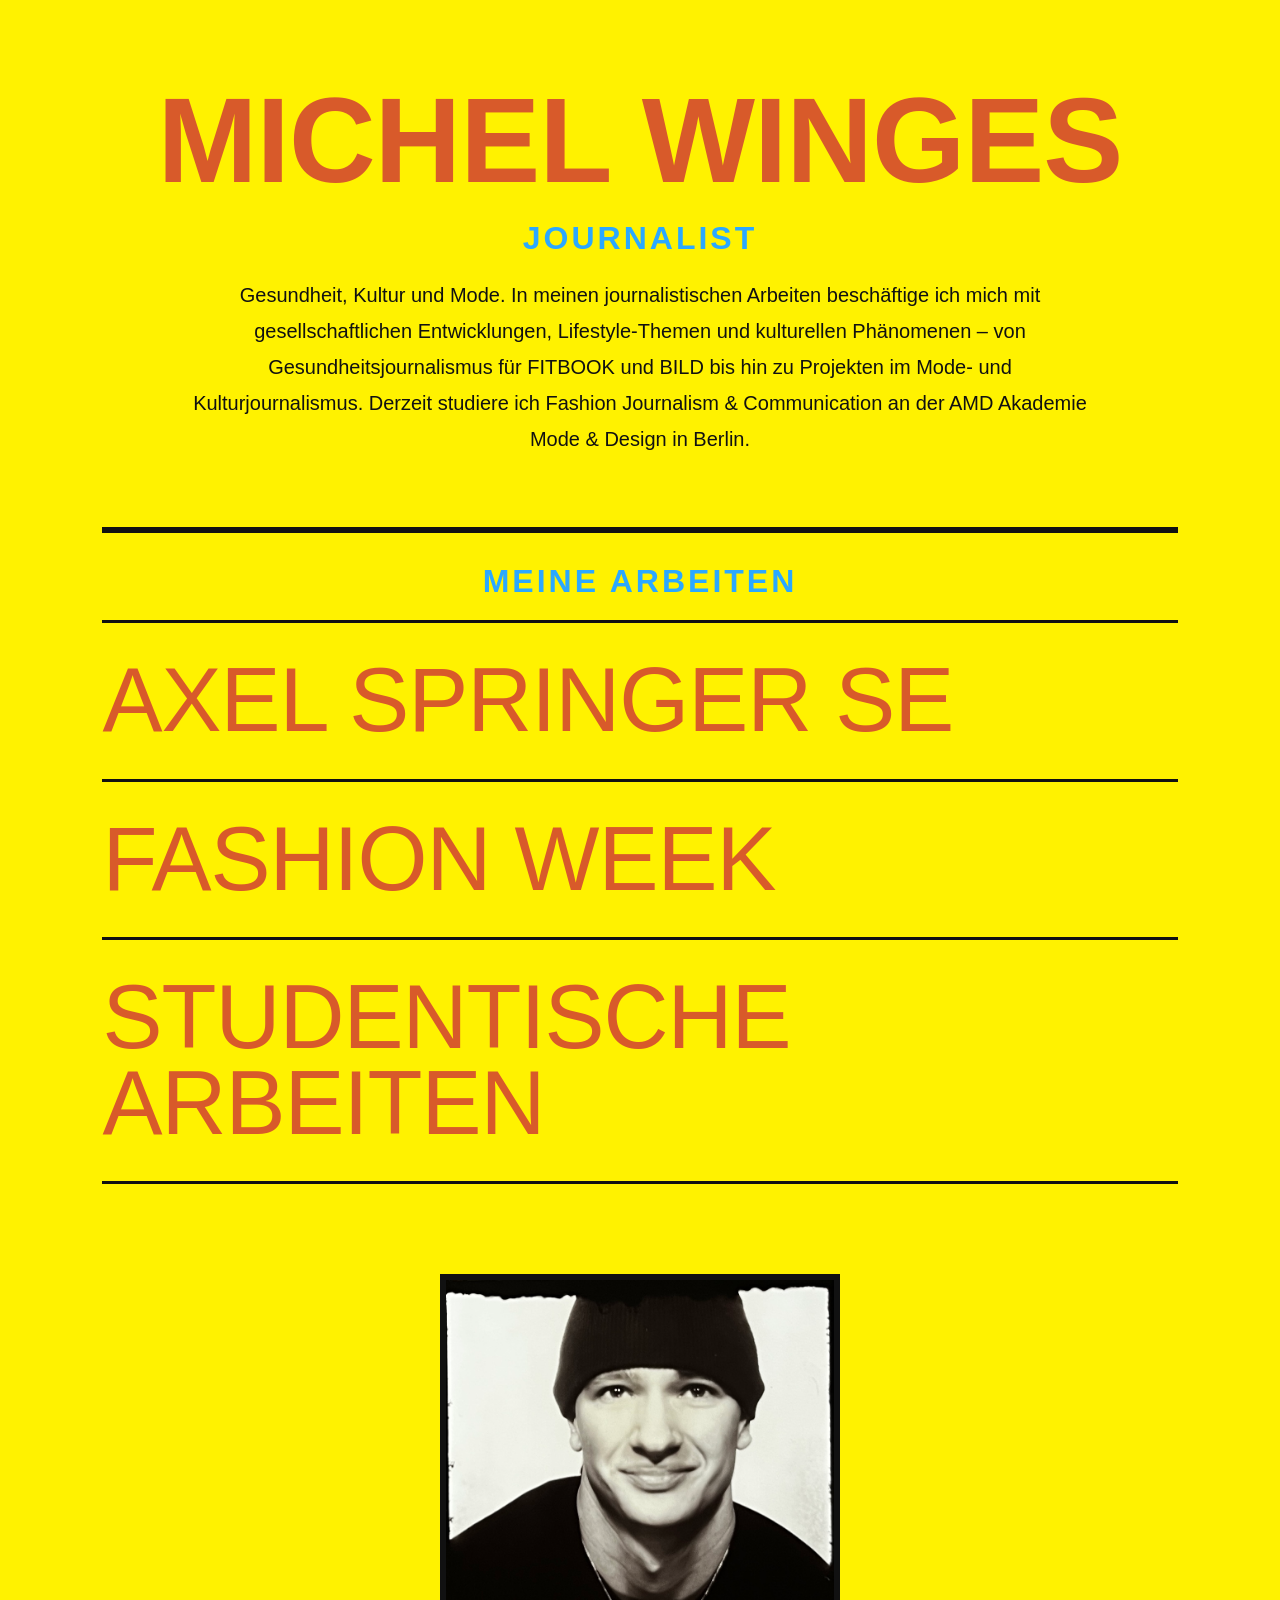
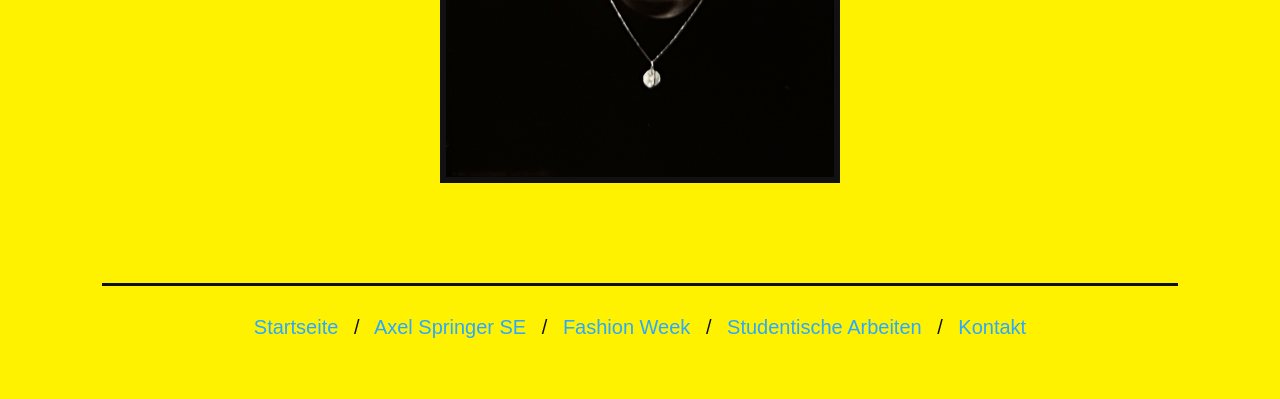
<file: index.html>
<!DOCTYPE html>
<html lang="de">

<head>
    <meta charset="utf-8">
    <title>Michel Winges</title>
    <link rel="stylesheet" href="design.css">
</head>

<body>

    <header class="startbereich">

        <h1>Michel Winges</h1>
        <h2>Journalist</h2>

        <p class="intro">
          Gesundheit, Kultur und Mode. In meinen journalistischen Arbeiten beschäftige ich mich
mit gesellschaftlichen Entwicklungen, Lifestyle-Themen und kulturellen Phänomenen –
von Gesundheitsjournalismus für FITBOOK und BILD bis hin zu Projekten im Mode-
und Kulturjournalismus. Derzeit studiere ich Fashion Journalism & Communication
an der AMD Akademie Mode & Design in Berlin.

        </p>

    </header>

    <main>

        <section class="arbeitsbereich">

            <h2>Meine Arbeiten</h2>

            <div class="kachel-container">

                <a class="kachel" href="axelspringer.html">
                    <span>Axel Springer SE</span>
                  
                </a>

                <a class="kachel" href="fashionweek.html">
                    <span>Fashion Week</span>
                </a>

                <a class="kachel" href="studentische-arbeiten.html">
                    <span>Studentische Arbeiten</span>
                </a>

            </div>

        </section>

        <section class="profilbereich">

    
<img src="profilbild.jpg" alt="Profilbild von Michel Winges">
        </section>

    </main>

<footer>

    <a href="index.html">Startseite</a>

    <span>/</span>

    <a href="axelspringer.html">Axel Springer SE</a>

    <span>/</span>

    <a href="fashionweek.html">Fashion Week</a>

    <span>/</span>

    <a href="studentische-arbeiten.html">Studentische Arbeiten</a>

    <span>/</span>

    <a href="kontakt.html">Kontakt</a>

</footer>



</body>
</html>
</file>
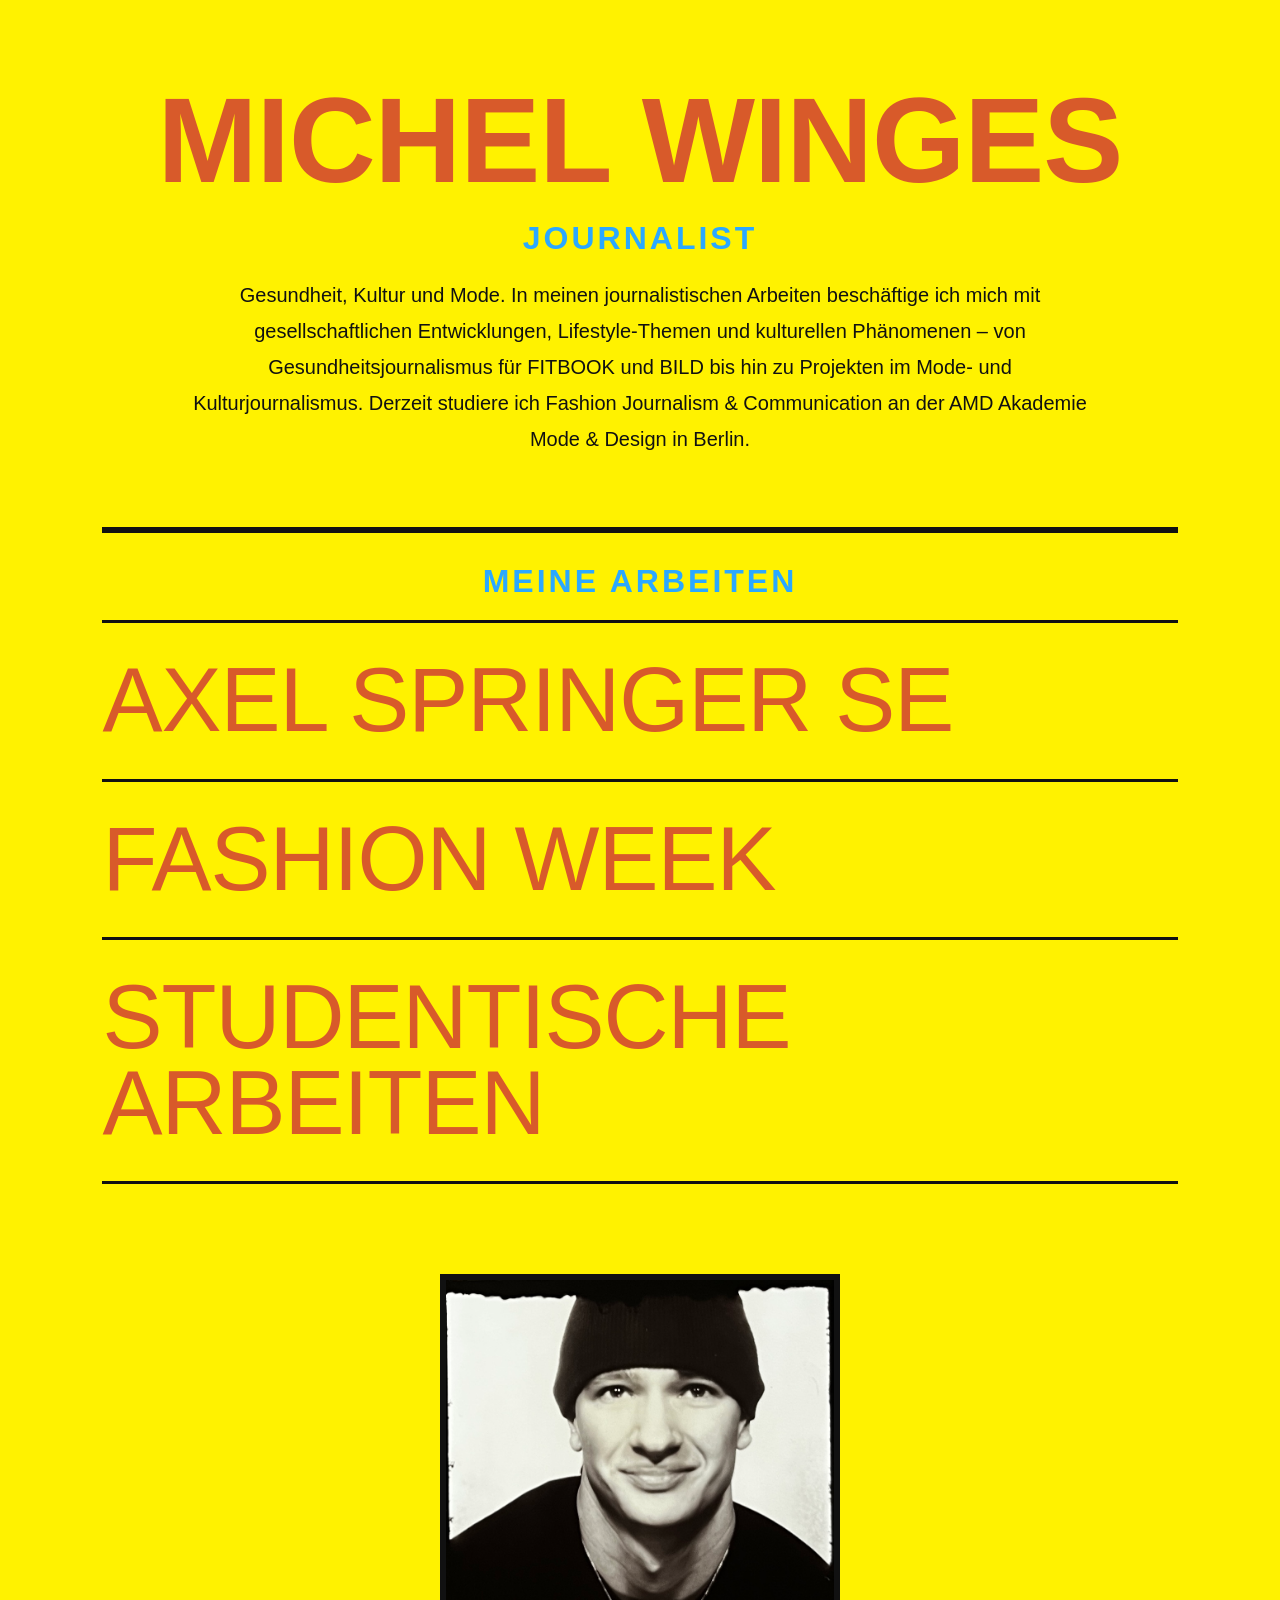
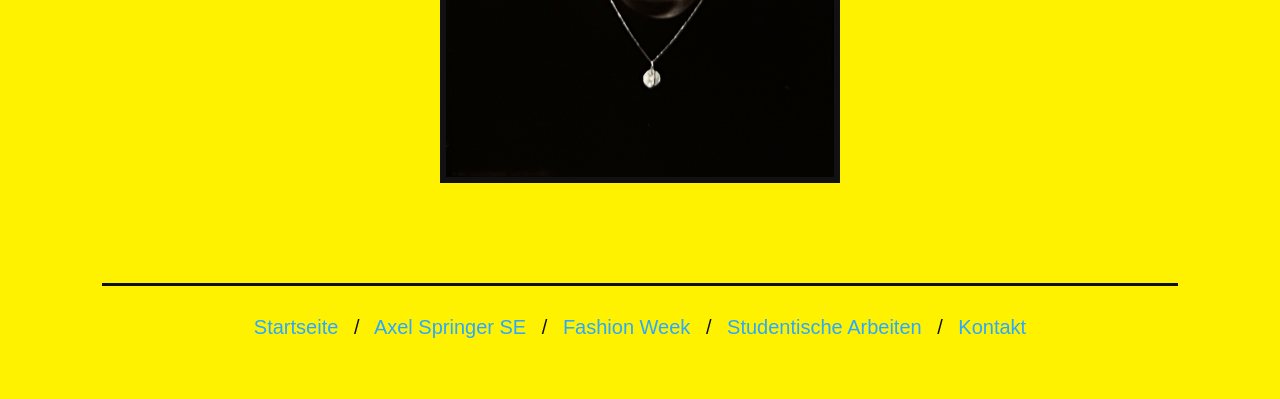
<file: Webdesign-Vorlage/index.html>
<!DOCTYPE html>
<html lang="de">

<head>
    <meta charset="utf-8">
    <title>Michel Winges</title>
    <link rel="stylesheet" href="design.css">
</head>

<body>

    <header class="startbereich">

        <h1>Michel Winges</h1>
        <h2>Journalist</h2>

        <p class="intro">
          Gesundheit, Kultur und Mode. In meinen journalistischen Arbeiten beschäftige ich mich
mit gesellschaftlichen Entwicklungen, Lifestyle-Themen und kulturellen Phänomenen –
von Gesundheitsjournalismus für FITBOOK und BILD bis hin zu Projekten im Mode-
und Kulturjournalismus. Derzeit studiere ich Fashion Journalism & Communication
an der AMD Akademie Mode & Design in Berlin.

        </p>

    </header>

    <main>

        <section class="arbeitsbereich">

            <h2>Meine Arbeiten</h2>

            <div class="kachel-container">

                <a class="kachel" href="axelspringer.html">
                    <span>Axel Springer SE</span>
                  
                </a>

                <a class="kachel" href="fashionweek.html">
                    <span>Fashion Week</span>
                </a>

                <a class="kachel" href="studentische-arbeiten.html">
                    <span>Studentische Arbeiten</span>
                </a>

            </div>

        </section>

        <section class="profilbereich">

            <a href="https://hotlinemagazine.com" target="_blank">
                <img src="img/profilbild.jpg" alt="Profilbild von Michel Winges">
            </a>

        </section>

    </main>

<footer>

    <a href="index.html">Startseite</a>

    <span>/</span>

    <a href="axelspringer.html">Axel Springer SE</a>

    <span>/</span>

    <a href="fashionweek.html">Fashion Week</a>

    <span>/</span>

    <a href="studentische-arbeiten.html">Studentische Arbeiten</a>

    <span>/</span>

    <a href="kontakt.html">Kontakt</a>

</footer>



</body>
</html>
</file>
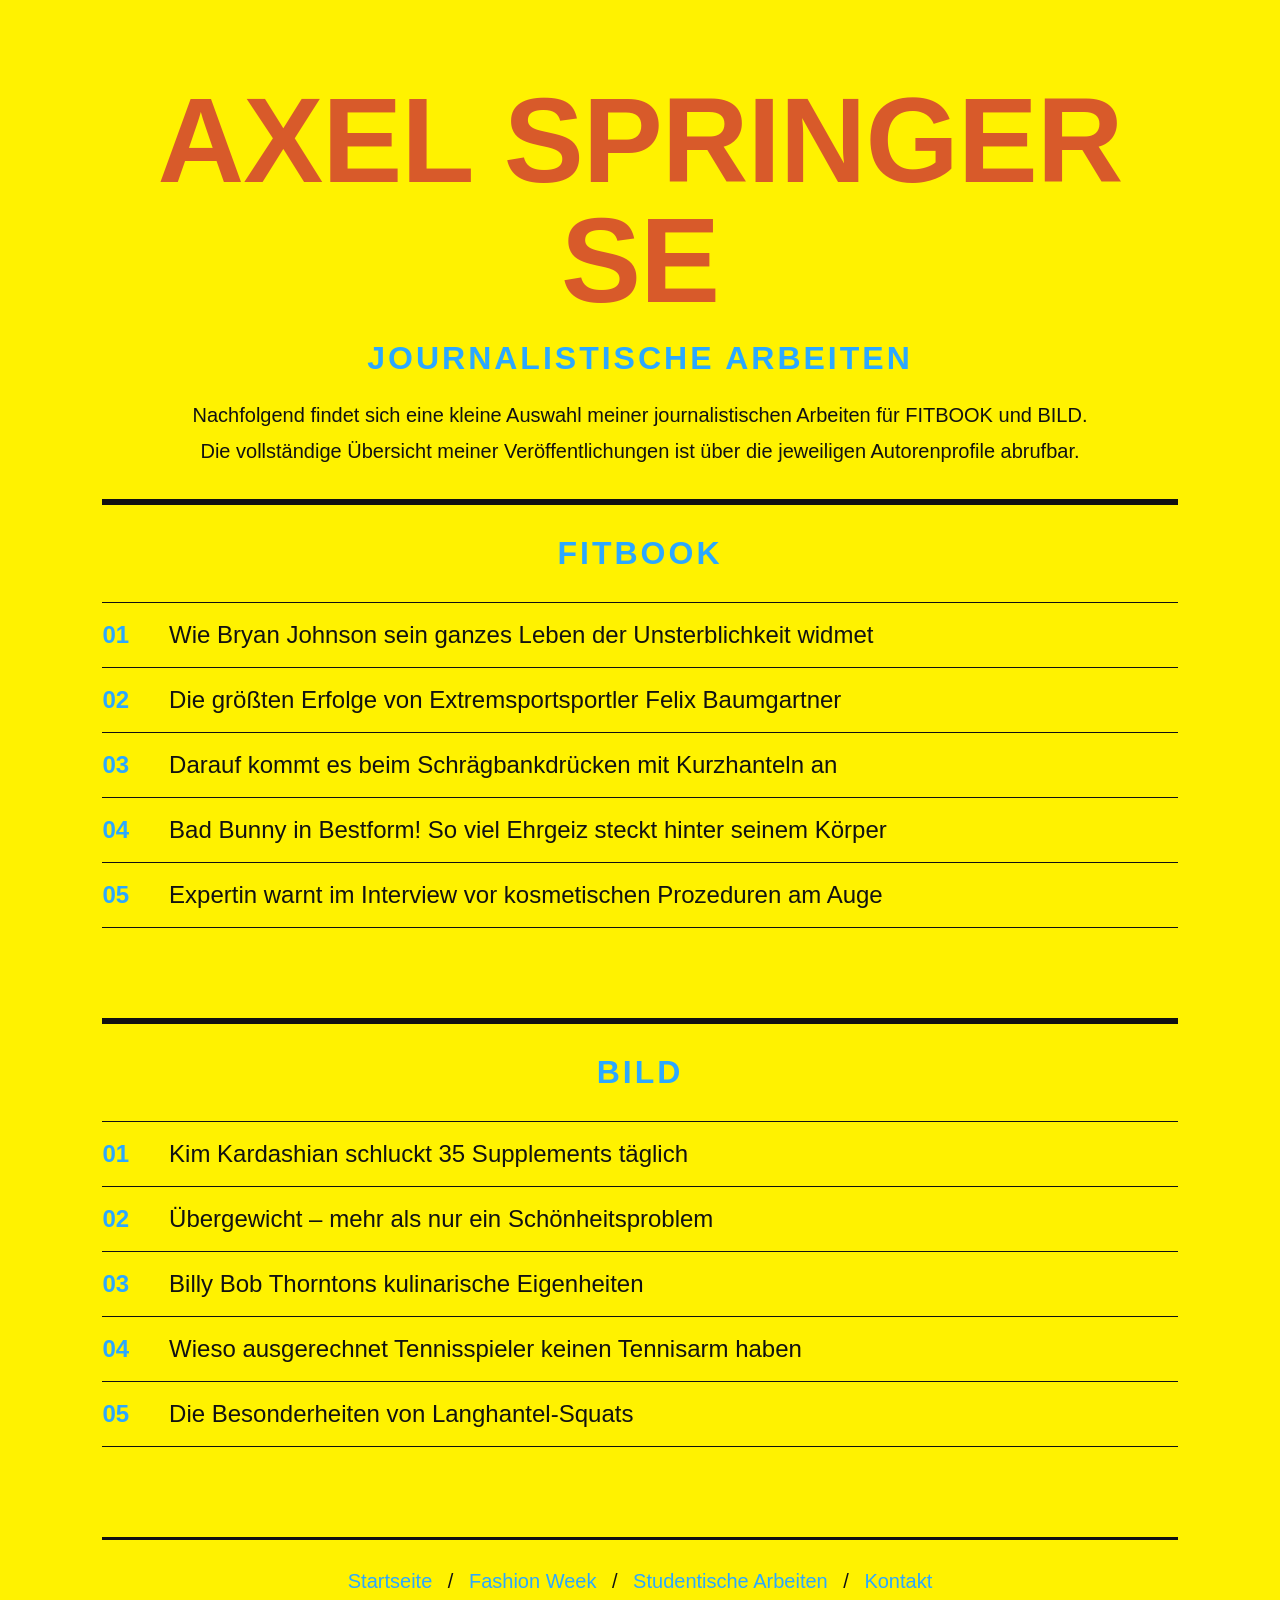
<file: axelspringer.html>
<!DOCTYPE html>
<html lang="de">

<head>
    <meta charset="utf-8">
    <title>Axel Springer SE – Michel Winges</title>
    <link rel="stylesheet" href="design.css">
</head>

<body>

    <header class="startbereich">

        <h1>Axel Springer SE</h1>

        <h2>Journalistische Arbeiten</h2>

        <p class="intro">
Nachfolgend findet sich eine kleine Auswahl meiner journalistischen Arbeiten
für FITBOOK und BILD. Die vollständige Übersicht meiner Veröffentlichungen
ist über die jeweiligen Autorenprofile abrufbar.
        </p>

    </header>

    <main>

        <section class="arbeitsbereich erste-sektion">

            <h2>
                <a href="https://www.fitbook.de/autor/michel-winges" target="_blank">
                    FITBOOK
                </a>
            </h2>

         

            <div class="artikel-liste">

                <a href="https://www.fitbook.de/gesundheit/bryan-johnson-nicht-sterben-protokoll" target="_blank">
                    <span>01</span>
Wie Bryan Johnson sein ganzes Leben der Unsterblichkeit widmet
                </a>

                <a href="https://www.fitbook.de/fitness/extremsportler-verstorben-felix-baumgartner-rueckblick" target="_blank">
                    <span>02</span>
Die größten Erfolge von Extremsportsportler Felix Baumgartner
                </a>

                <a href="https://www.fitbook.de/fitness/schraegbankdruecken-mit-kurzhanteln" target="_blank">
                    <span>03</span>
Darauf kommt es beim Schrägbankdrücken mit Kurzhanteln an
                </a>

                      <a href="https://www.fitbook.de/fitness/bad-bunny-koerperlich-und-mental-fit" target="_blank">
                    <span>04</span>
Bad Bunny in Bestform! So viel Ehrgeiz steckt hinter seinem Körper
                </a>


                      <a href="https://www.fitbook.de/gesundheit/risiko-wimpernverlaengerung" target="_blank">
                    <span>05</span>
Expertin warnt im Interview vor kosmetischen Prozeduren am Auge
                </a>

            </div>

        </section>

        <section class="arbeitsbereich">

            <h2>
                <a href="https://www.bild.de/autor/michel-winges" target="_blank">
                    BILD
                </a>
            </h2>

            <div class="artikel-liste">

                <a href="https://www.bild.de/leben-wissen/ernaehrung-diaet/kim-kardashian-nimmt-35-supplements-taeglich-ist-das-sinnvoll-6a0d91b3f0f7eb608db77fdd" target="_blank">
                    <span>01</span>
Kim Kardashian schluckt 35 Supplements täglich
                </a>

                <a href="https://www.bild.de/leben-wissen/medizin/praeadipositas-uebergewicht-ist-mehr-als-nur-ein-schoenheitsproblem-69d8b22e12ffa038e5ab1279" target="_blank">
                    <span>02</span>
                    Übergewicht – mehr als nur ein Schönheitsproblem
                </a>

                <a href="https://www.bild.de/leben-wissen/ernaehrung-diaet/das-steckt-hinter-billy-bob-thorntons-kulinarischen-eigenheiten-6a06fb80639442857fa2038b" target="_blank">
                    <span>03</span>
                    Billy Bob Thorntons kulinarische Eigenheiten
                </a>

                                <a href="https://www.bild.de/leben-wissen/fitness/tennisarm-ohne-tennis-was-hinter-den-schmerzen-steckt-69147f2371dafa6e0afd17ad" target="_blank">
                    <span>04</span>
                   Wieso ausgerechnet Tennisspieler keinen Tennisarm haben

                </a>

                  </a>

                                <a href="https://www.bild.de/leben-wissen/fitness/langhantelsquats-fuer-athleten-und-allrounder-69c67aa07d0aa39fc3a1a01c" target="_blank">
                    <span>05</span>
                  Die Besonderheiten von Langhantel-Squats


                </a>

            </div>

        </section>

    </main>

    <footer>

        <a href="index.html">Startseite</a>

        <span>/</span>

        <a href="fashionweek.html">Fashion Week</a>

        <span>/</span>

        <a href="studentische-arbeiten.html">Studentische Arbeiten</a>

        <span>/</span>

        <a href="kontakt.html">Kontakt</a>

    </footer>

</body>
</html>
</file>
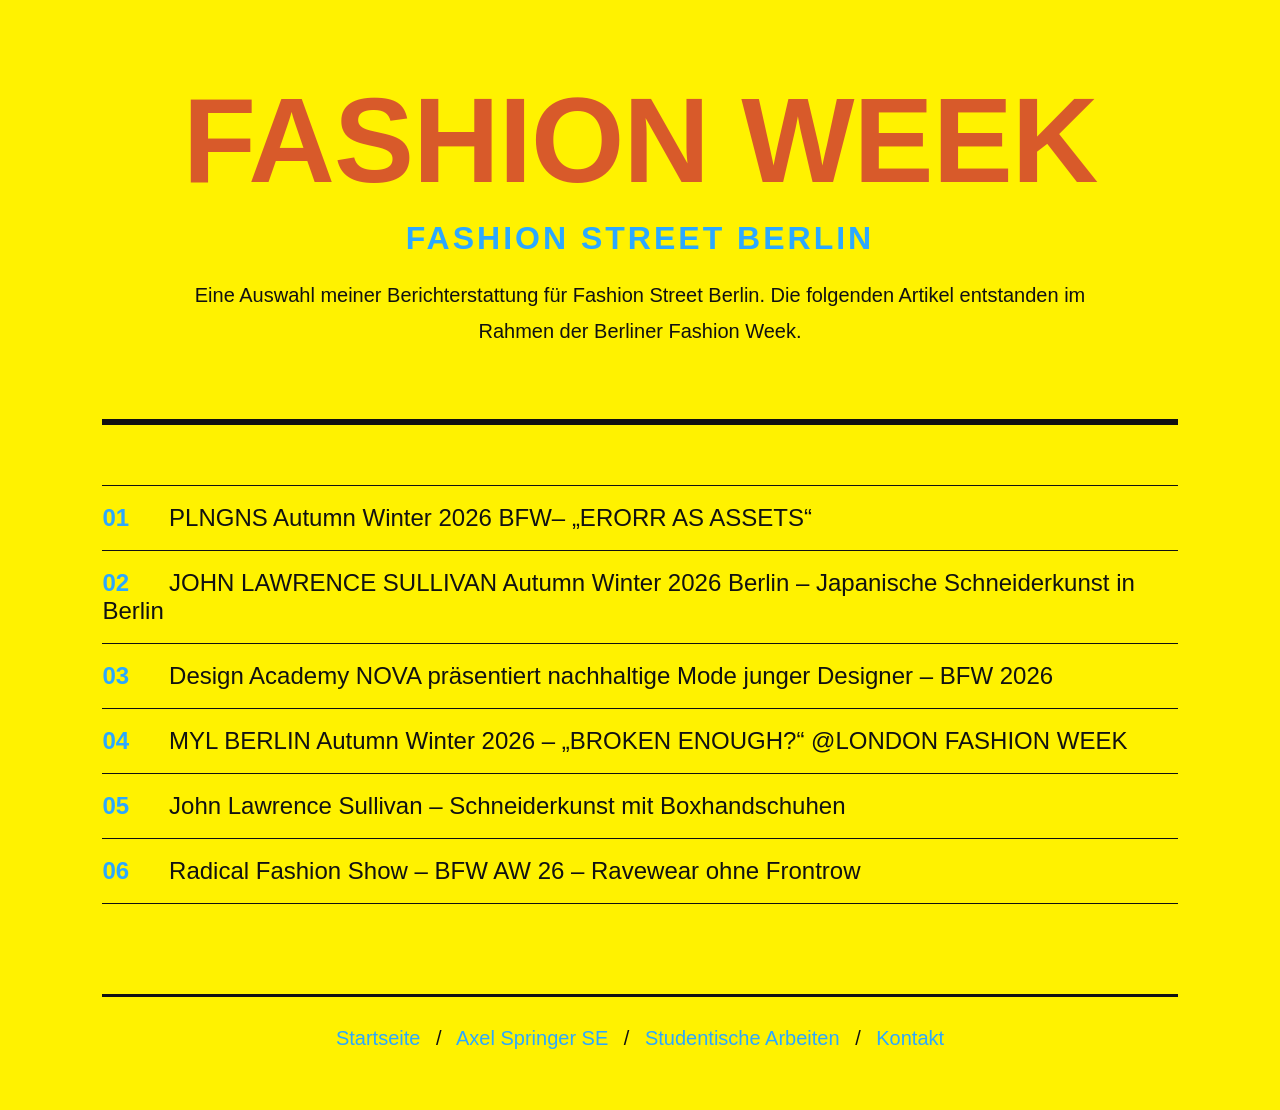
<file: fashionweek.html>
<!DOCTYPE html>
<html lang="de">

<head>
    <meta charset="utf-8">
    <title>Fashion Week – Michel Winges</title>
    <link rel="stylesheet" href="design.css">
</head>

<body>

    <header class="startbereich">

        <h1>Fashion Week</h1>

      
<h2>
    <a href="https://www.fashionstreet-berlin.de/author/michel/" target="_blank">
        Fashion Street Berlin
    </a>
</h2>


        <p class="intro">
            Eine Auswahl meiner Berichterstattung für Fashion Street Berlin.
            Die folgenden Artikel entstanden im Rahmen der Berliner Fashion Week.
        </p>

    </header>

    <main>

        <section class="arbeitsbereich">

            <div class="artikel-liste">

                <a href="https://www.fashionstreet-berlin.de/plngns-autumn-winter-2026-erorr-as-assets/345624/" target="_blank">
                    <span>01</span>
PLNGNS Autumn Winter 2026 BFW– „ERORR AS ASSETS“
                </a>

                <a href="https://www.fashionstreet-berlin.de/john-lawrence-sullivan-autumn-winter-2026-berlin/345422/" target="_blank">
                    <span>02</span>
                   JOHN LAWRENCE SULLIVAN Autumn Winter 2026 Berlin – Japanische Schneiderkunst in Berlin

                </a>

                <a href="https://www.fashionstreet-berlin.de/design-academy-nova-praesentiert-nachhaltige-mode-junger-designer-bfw-2026/344912/" target="_blank">
                    <span>03</span>
Design Academy NOVA präsentiert nachhaltige Mode junger Designer – BFW 2026
                </a>

                <a href="https://www.fashionstreet-berlin.de/myl-berlin-autumn-winter-2026-broken-enough-london-fashion-week/346096/" target="_blank">
                    <span>04</span>
MYL BERLIN Autumn Winter 2026 – „BROKEN ENOUGH?“ @LONDON FASHION WEEK
                </a>

                <a href="https://www.fashionstreet-berlin.de/john-lawrence-sullivan-schneiderkunst-mit-boxhandschuhen/343851/" target="_blank">
                    <span>05</span>
                    John Lawrence Sullivan – Schneiderkunst mit Boxhandschuhen
                </a>

                <a href="https://www.fashionstreet-berlin.de/radical-fashion-show-autumn-winter-2026-bfw/344523/" target="_blank">
                    <span>06</span>
Radical Fashion Show – BFW AW 26 – Ravewear ohne Frontrow
                </a>

            </div>

        </section>

    </main>

    <footer>

        <a href="index.html">Startseite</a>

        <span>/</span>

        <a href="axelspringer.html">Axel Springer SE</a>

        <span>/</span>

        <a href="studentische-arbeiten.html">Studentische Arbeiten</a>

        <span>/</span>

        <a href="kontakt.html">Kontakt</a>

    </footer>

</body>
</html>
</file>
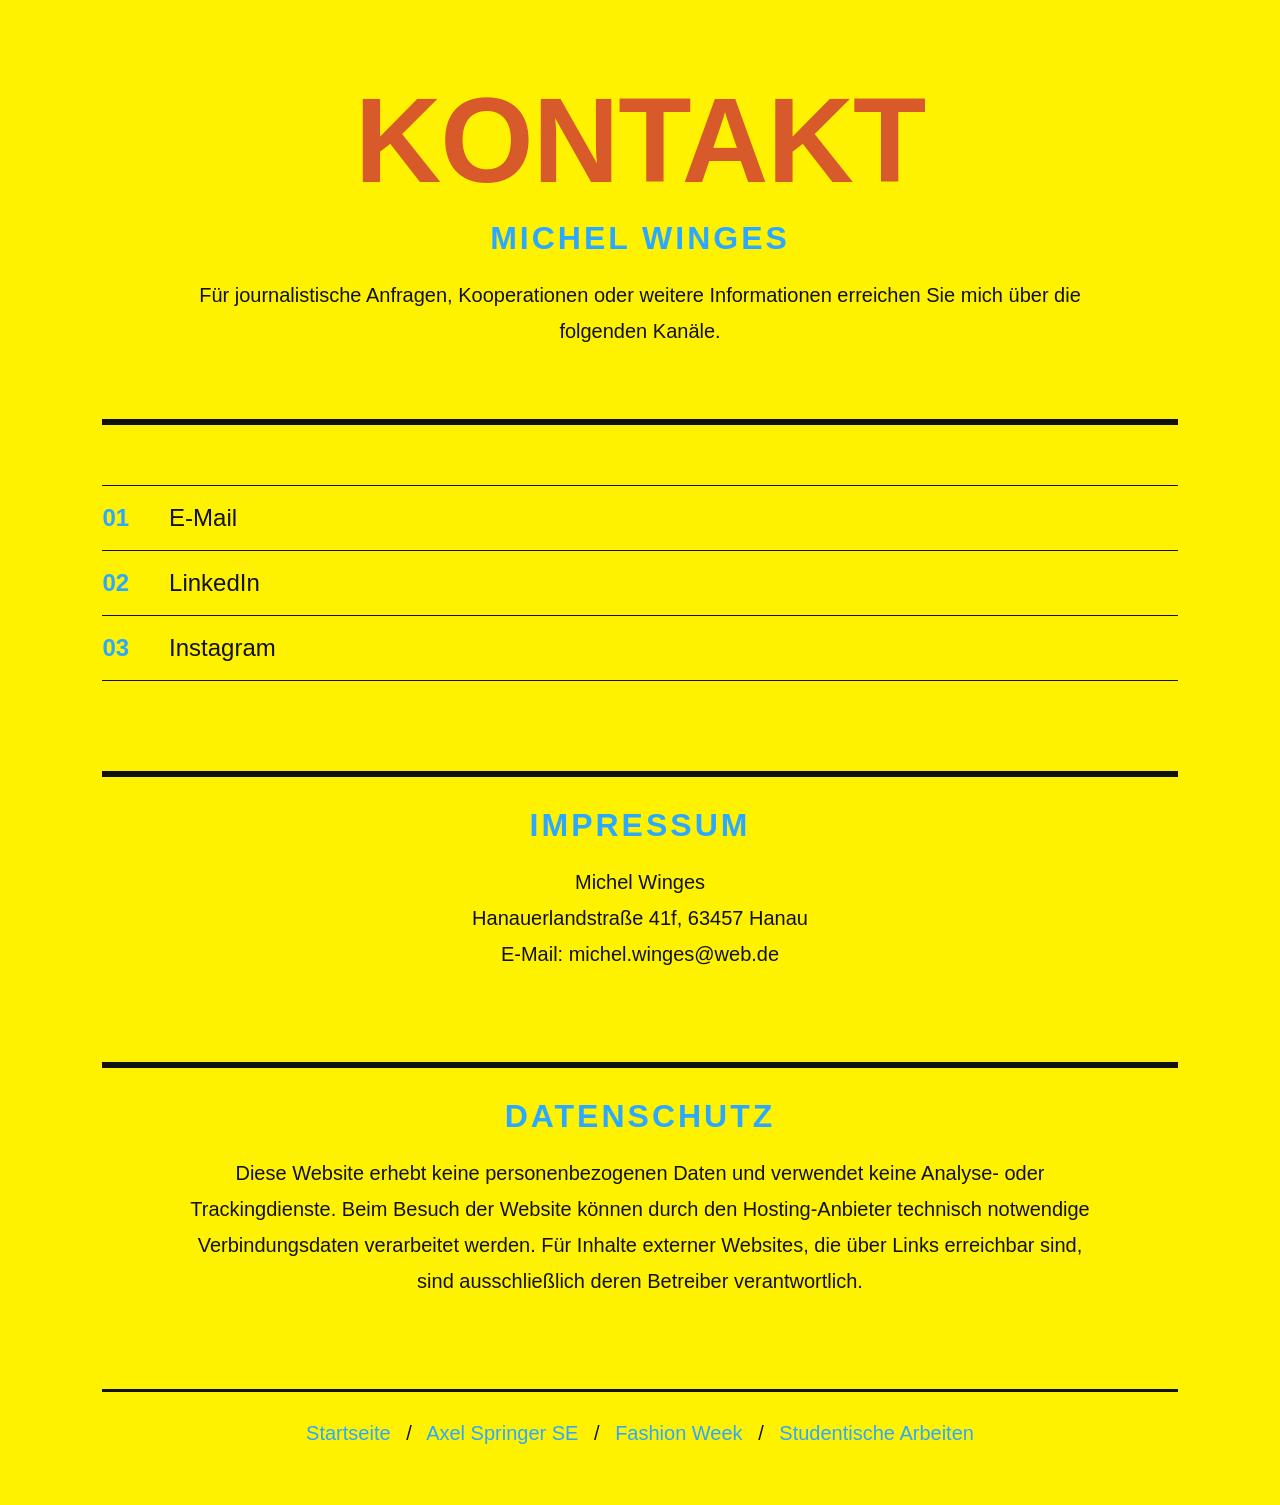
<file: kontakt.html>
<!DOCTYPE html>
<html lang="de">

<head>
    <meta charset="utf-8">
    <title>Kontakt – Michel Winges</title>
    <link rel="stylesheet" href="design.css">
</head>

<body>

    <header class="startbereich">

        <h1>Kontakt</h1>

        <h2>Michel Winges</h2>

        <p class="intro">
            Für journalistische Anfragen, Kooperationen oder weitere Informationen
            erreichen Sie mich über die folgenden Kanäle.
        </p>

    </header>

    <main>

        <section class="arbeitsbereich">

            <div class="artikel-liste">

                <a href="mailto:michel.winges@web.de">
                    <span>01</span>
                    E-Mail
                </a>

                <a href="https://de.linkedin.com/in/michel-winges-902a8b236" target="_blank">
                    <span>02</span>
                    LinkedIn
                </a>

<a href="https://www.instagram.com/yosoymichelll/" target="_blank">
    <span>03</span>
    Instagram
</a>


            </div>

        </section>

        <section class="arbeitsbereich">

            <h2>Impressum</h2>

            <p>
                Michel Winges<br>
                Hanauerlandstraße 41f, 63457 Hanau<br>
                E-Mail: michel.winges@web.de
            </p>

        </section>

        <section class="arbeitsbereich">

            <h2>Datenschutz</h2>

            <p>
                Diese Website erhebt keine personenbezogenen Daten und verwendet
                keine Analyse- oder Trackingdienste. Beim Besuch der Website können
                durch den Hosting-Anbieter technisch notwendige Verbindungsdaten
                verarbeitet werden. Für Inhalte externer Websites, die über Links
                erreichbar sind, sind ausschließlich deren Betreiber verantwortlich.
            </p>

        </section>

    </main>

    <footer>

        <a href="index.html">Startseite</a>

        <span>/</span>

        <a href="axelspringer.html">Axel Springer SE</a>

        <span>/</span>

        <a href="fashionweek.html">Fashion Week</a>

        <span>/</span>

        <a href="studentische-arbeiten.html">Studentische Arbeiten</a>

    </footer>

</body>
</html>
</file>
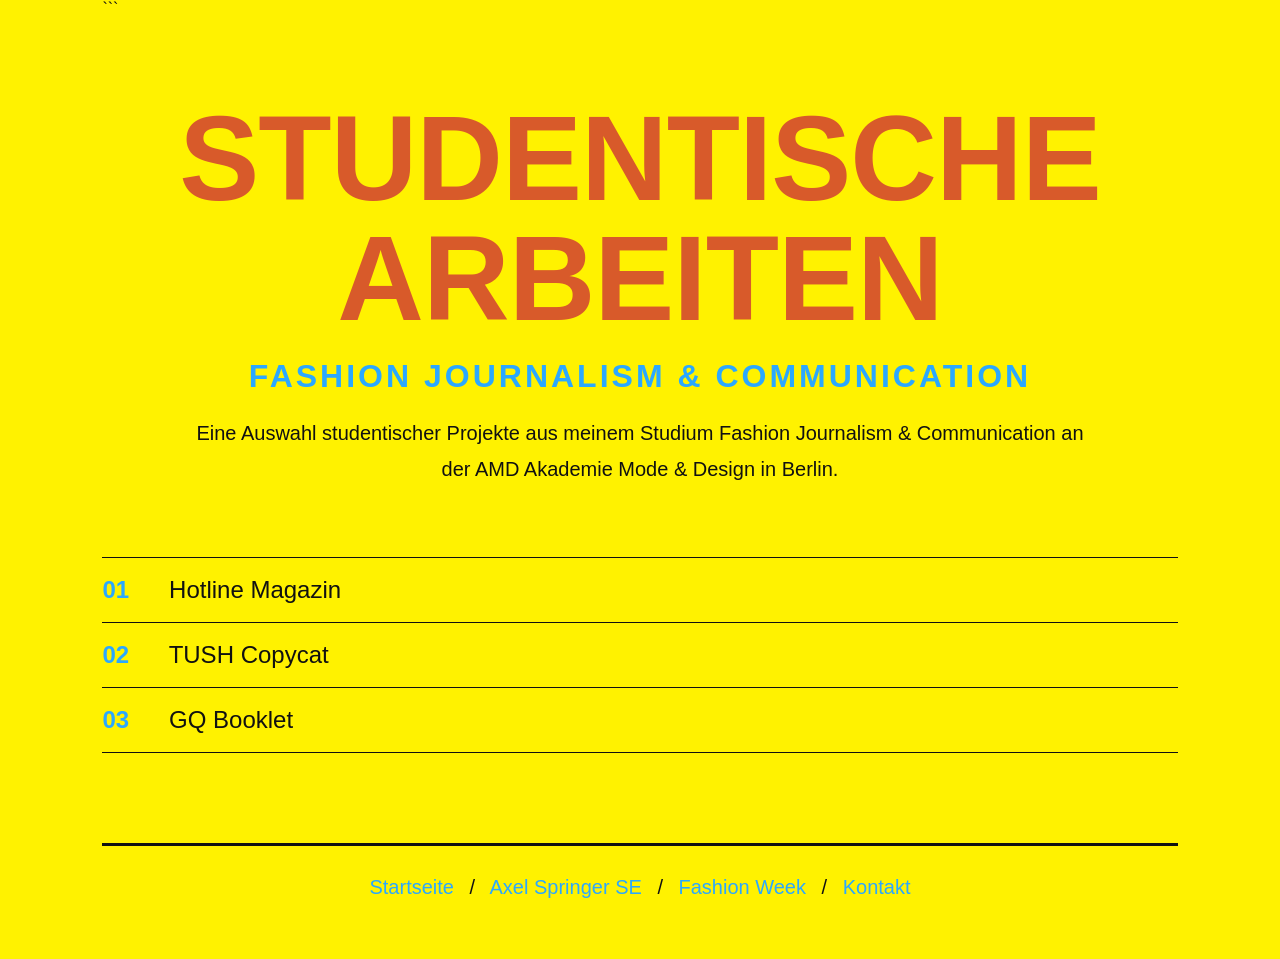
<file: studentische-arbeiten.html>
<!DOCTYPE html>

<html lang="de">

<head>
    <meta charset="utf-8">
    <title>Studentische Arbeiten – Michel Winges</title>
    <link rel="stylesheet" href="design.css">
</head>

<body>

```
<header class="startbereich">

    <h1>Studentische Arbeiten</h1>

    <h2>Fashion Journalism & Communication</h2>

    <p class="intro">
        Eine Auswahl studentischer Projekte aus meinem Studium Fashion Journalism & Communication
        an der AMD Akademie Mode & Design in Berlin.
    </p>

</header>

<main>

    <section class="arbeitsbereich ohne-linie">

        <div class="artikel-liste">

            <a href="webseite.portfolio.pdf#page=1" target="_blank">
                <span>01</span>
                Hotline Magazin
            </a>

            <a href="webseite.portfolio.pdf#page=4" target="_blank">
                <span>02</span>
                TUSH Copycat
            </a>

            <a href="webseite.portfolio.pdf#page=14" target="_blank">
                <span>03</span>
                GQ Booklet
            </a>

        </div>

    </section>

</main>

<footer>

    <a href="index.html">Startseite</a>

    <span>/</span>

    <a href="axelspringer.html">Axel Springer SE</a>

    <span>/</span>

    <a href="fashionweek.html">Fashion Week</a>

    <span>/</span>

    <a href="kontakt.html">Kontakt</a>

</footer>

</body>

</html>
</file>
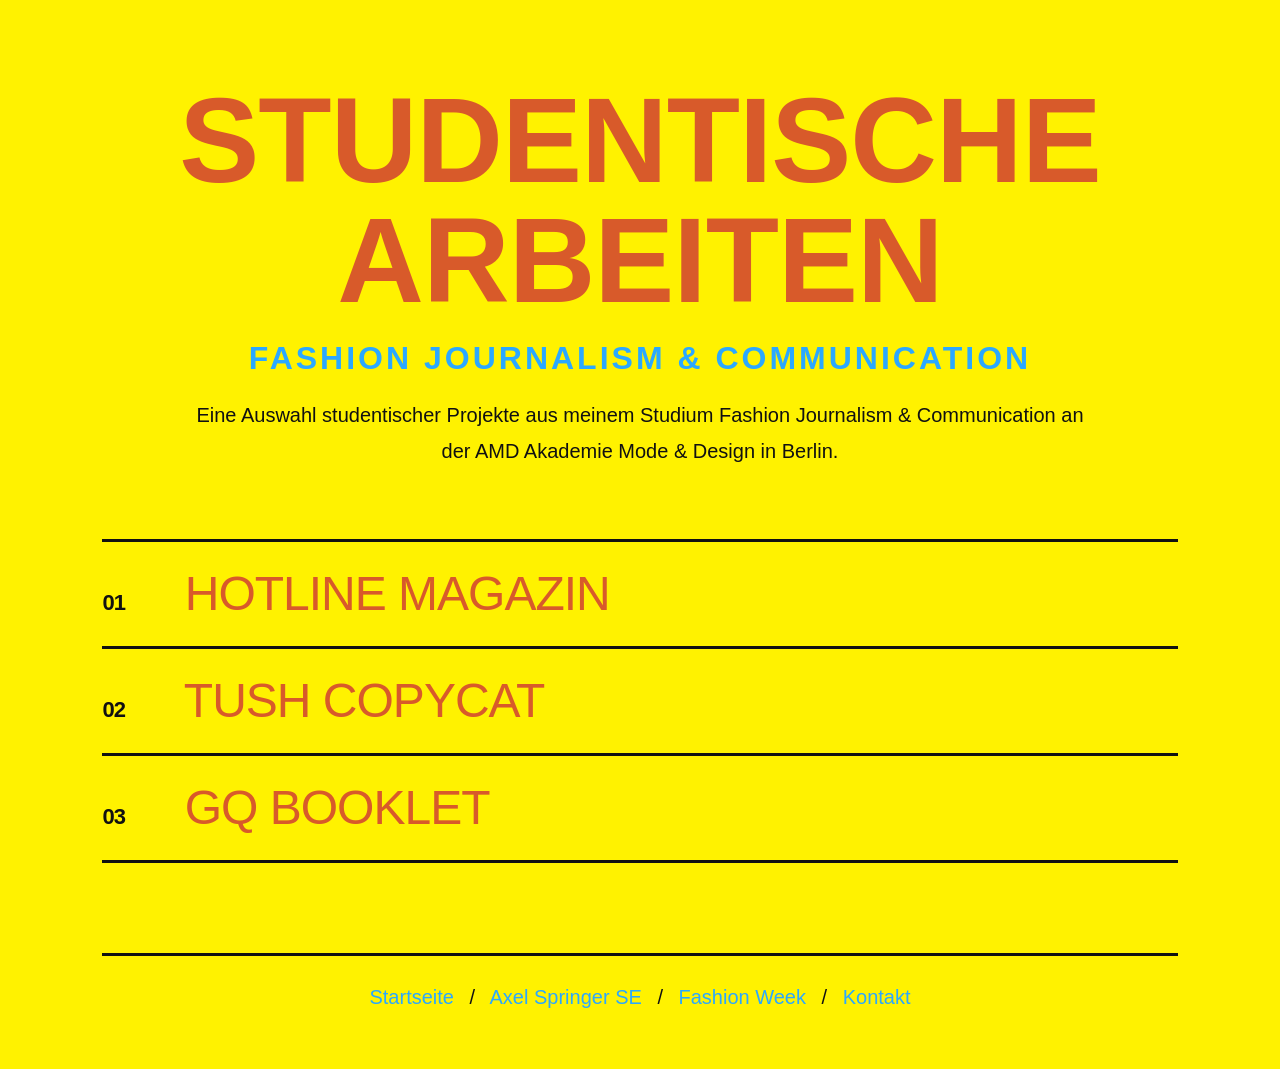
<file: Webdesign-Vorlage/studentische-arbeiten.html>
<!DOCTYPE html>
<html lang="de">

<head>
    <meta charset="utf-8">
    <title>Studentische Arbeiten – Michel Winges</title>
    <link rel="stylesheet" href="design.css">
</head>

<body>

    <header class="startbereich">
        <h1>Studentische Arbeiten</h1>
        <h2>Fashion Journalism & Communication</h2>

        <p class="intro">
            Eine Auswahl studentischer Projekte aus meinem Studium Fashion Journalism & Communication
            an der AMD Akademie Mode & Design in Berlin.

        </p>
    </header>

    <main>

<section class="arbeitsbereich ohne-linie">


            <div class="pdf-liste">

                <a href="pdf/webseite.portfolio.pdf#page=1" target="_blank">
                    <span>01</span>
                    Hotline Magazin
                </a>

                <a href="pdf/webseite.portfolio.pdf#page=3" target="_blank">
                    <span>02</span>
                    TUSH Copycat
                </a>

                <a href="pdf/webseite.portfolio.pdf#page=14" target="_blank">
                    <span>03</span>
                    GQ Booklet
                </a>

            </div>

        </section>

    </main>

    <footer>
        <a href="index.html">Startseite</a>
        <span>/</span>
        <a href="axelspringer.html">Axel Springer SE</a>
        <span>/</span>
        <a href="fashionweek.html">Fashion Week</a>
        <span>/</span>
        <a href="kontakt.html">Kontakt</a>
    </footer>

</body>
</html>
</file>
<file: design.css>
/* RESET */
* {
    margin: 0;
    padding: 0;
    box-sizing: border-box;
}

/* SEITE */
body {
    background: #fff200;
    color: #111111;
    font-family: Arial, Helvetica, sans-serif;
    padding-left: 8%;
    padding-right: 8%;
}

/* STARTBEREICH */
.startbereich {
    margin-top: 80px;
    margin-bottom: 30px;
}

/* GROSSE HEADLINE */
h1 {
    font-family: Impact, "Arial Black", sans-serif;
    font-size: 120px;
    line-height: 1;
    text-transform: uppercase;
    color: #d85a2a;
    text-align: center;
    letter-spacing: -1px;
    margin-bottom: 20px;
}

/* UNTERHEADLINES */
h2 {
    font-family: Arial, sans-serif;
    font-size: 32px;
    font-weight: 700;
    text-transform: uppercase;
    letter-spacing: 3px;
    color: #2ba8ff;
    text-align: center;
    margin-bottom: 20px;
}

h2 a {
    color: #2ba8ff;
    text-decoration: none;
}

h2 a:hover {
    color: #d85a2a;
}

/* FLIESSTEXT */
p {
    max-width: 900px;
    margin: auto;
    font-size: 20px;
    line-height: 1.8;
    color: #111111;
    text-align: center;
}

/* ARBEITSBEREICHE */
.arbeitsbereich {
    margin-top: 70px;
    margin-bottom: 90px;
}

.arbeitsbereich h2 {
    margin-bottom: 20px;
}

/* STARTSEITEN-KACHELN */
.kachel-container {
    margin-top: 0;
}

.kachel {
    display: block;
    text-decoration: none;
    color: #111111;
    padding-top: 35px;
    padding-bottom: 35px;
    border-top: 3px solid #111111;
    transition: all 0.3s ease;
}

.kachel:last-child {
    border-bottom: 3px solid #111111;
}

.kachel:hover {
    padding-left: 40px;
}

.kachel:hover span {
    color: #2ba8ff;
}

.kachel span {
    display: block;
    font-family: Impact, "Arial Black", sans-serif;
    font-size: 90px;
    line-height: 0.95;
    color: #d85a2a;
    letter-spacing: -1px;
    text-transform: uppercase;
}

.kachel small {
    display: block;
    margin-top: 10px;
    font-size: 18px;
    color: #444444;
    text-transform: uppercase;
    letter-spacing: 1px;
}

/* ARTIKELLISTEN */
.artikel-liste {
    margin-top: 30px;
}

.artikel-liste a {
    display: block;
    padding: 18px 0;
    border-top: 1px solid #111111;
    text-decoration: none;
    color: #111111;
    font-size: 24px;
    transition: 0.3s;
}

.artikel-liste a:last-child {
    border-bottom: 1px solid #111111;
}

.artikel-liste a:hover {
    padding-left: 20px;
    color: #d85a2a;
}

.artikel-liste span {
    display: inline-block;
    width: 60px;
    color: #2ba8ff;
    font-weight: bold;
}

/* PROFILBILD */
.profilbereich {
    margin-top: 80px;
    margin-bottom: 100px;
}

.profilbereich img {
    display: block;
    margin: auto;
    width: 400px;
    max-width: 100%;
    border: 6px solid #111111;
}

/* FOOTER */
footer {
    text-align: center;
    border-top: 3px solid #111111;
    padding-top: 30px;
    padding-bottom: 60px;
    font-size: 20px;
}

footer a {
    color: #2ba8ff;
    text-decoration: none;
}

footer a:hover {
    color: #d85a2a;
}

footer span {
    margin-left: 10px;
    margin-right: 10px;
}

/* RESPONSIVE */
@media (max-width: 900px) {
    h1 {
        font-size: 65px;
    }

    .kachel span {
        font-size: 40px;
    }

    p {
        font-size: 18px;
    }

    .artikel-liste a {
        font-size: 20px;
    }
}
.arbeitsbereich {
    margin-top: 70px;
    margin-bottom: 90px;

    border-top: 6px solid #111111;

    padding-top: 30px;
}

.erste-sektion {
    margin-top: 20px;
}





.pdf-liste {
    margin-top: 25px;
}

.pdf-liste a {
    display: block;
    padding: 28px 0;
    border-top: 3px solid #111111;
    text-decoration: none;
    color: #d85a2a;
    font-family: Impact, "Arial Black", sans-serif;
    font-size: 48px;
    line-height: 1;
    text-transform: uppercase;
    letter-spacing: -1px;
    transition: 0.3s;
}

.pdf-liste a:last-child {
    border-bottom: 3px solid #111111;
}

.pdf-liste a:hover {
    padding-left: 35px;
    color: #2ba8ff;
}

.pdf-liste span {
    display: inline-block;
    width: 70px;
    color: #111111;
    font-family: Arial, sans-serif;
    font-size: 22px;
    font-weight: 700;
}


.pdf-liste a {
    display: block !important;
    padding: 28px 0 !important;
    border-top: 3px solid #111111 !important;
    color: #d85a2a !important;
    font-family: Impact, "Arial Black", sans-serif !important;
    font-size: 48px !important;
    text-decoration: none !important;
    text-transform: uppercase !important;
}

.pdf-liste a:last-child {
    border-bottom: 3px solid #111111 !important;
}

.pdf-liste span {
    display: inline-block !important;
    width: 70px !important;
    color: #111111 !important;
    font-family: Arial, sans-serif !important;
    font-size: 22px !important;
    font-weight: 700 !important;
}
.ohne-linie {
    border-top: none !important;
    padding-top: 0 !important;
}
</file>
<file: Webdesign-Vorlage/design.css>
/* RESET */
* {
    margin: 0;
    padding: 0;
    box-sizing: border-box;
}

/* SEITE */
body {
    background: #fff200;
    color: #111111;
    font-family: Arial, Helvetica, sans-serif;
    padding-left: 8%;
    padding-right: 8%;
}

/* STARTBEREICH */
.startbereich {
    margin-top: 80px;
    margin-bottom: 30px;
}

/* GROSSE HEADLINE */
h1 {
    font-family: Impact, "Arial Black", sans-serif;
    font-size: 120px;
    line-height: 1;
    text-transform: uppercase;
    color: #d85a2a;
    text-align: center;
    letter-spacing: -1px;
    margin-bottom: 20px;
}

/* UNTERHEADLINES */
h2 {
    font-family: Arial, sans-serif;
    font-size: 32px;
    font-weight: 700;
    text-transform: uppercase;
    letter-spacing: 3px;
    color: #2ba8ff;
    text-align: center;
    margin-bottom: 20px;
}

h2 a {
    color: #2ba8ff;
    text-decoration: none;
}

h2 a:hover {
    color: #d85a2a;
}

/* FLIESSTEXT */
p {
    max-width: 900px;
    margin: auto;
    font-size: 20px;
    line-height: 1.8;
    color: #111111;
    text-align: center;
}

/* ARBEITSBEREICHE */
.arbeitsbereich {
    margin-top: 70px;
    margin-bottom: 90px;
}

.arbeitsbereich h2 {
    margin-bottom: 20px;
}

/* STARTSEITEN-KACHELN */
.kachel-container {
    margin-top: 0;
}

.kachel {
    display: block;
    text-decoration: none;
    color: #111111;
    padding-top: 35px;
    padding-bottom: 35px;
    border-top: 3px solid #111111;
    transition: all 0.3s ease;
}

.kachel:last-child {
    border-bottom: 3px solid #111111;
}

.kachel:hover {
    padding-left: 40px;
}

.kachel:hover span {
    color: #2ba8ff;
}

.kachel span {
    display: block;
    font-family: Impact, "Arial Black", sans-serif;
    font-size: 90px;
    line-height: 0.95;
    color: #d85a2a;
    letter-spacing: -1px;
    text-transform: uppercase;
}

.kachel small {
    display: block;
    margin-top: 10px;
    font-size: 18px;
    color: #444444;
    text-transform: uppercase;
    letter-spacing: 1px;
}

/* ARTIKELLISTEN */
.artikel-liste {
    margin-top: 30px;
}

.artikel-liste a {
    display: block;
    padding: 18px 0;
    border-top: 1px solid #111111;
    text-decoration: none;
    color: #111111;
    font-size: 24px;
    transition: 0.3s;
}

.artikel-liste a:last-child {
    border-bottom: 1px solid #111111;
}

.artikel-liste a:hover {
    padding-left: 20px;
    color: #d85a2a;
}

.artikel-liste span {
    display: inline-block;
    width: 60px;
    color: #2ba8ff;
    font-weight: bold;
}

/* PROFILBILD */
.profilbereich {
    margin-top: 80px;
    margin-bottom: 100px;
}

.profilbereich img {
    display: block;
    margin: auto;
    width: 400px;
    max-width: 100%;
    border: 6px solid #111111;
}

/* FOOTER */
footer {
    text-align: center;
    border-top: 3px solid #111111;
    padding-top: 30px;
    padding-bottom: 60px;
    font-size: 20px;
}

footer a {
    color: #2ba8ff;
    text-decoration: none;
}

footer a:hover {
    color: #d85a2a;
}

footer span {
    margin-left: 10px;
    margin-right: 10px;
}

/* RESPONSIVE */
@media (max-width: 900px) {
    h1 {
        font-size: 65px;
    }

    .kachel span {
        font-size: 40px;
    }

    p {
        font-size: 18px;
    }

    .artikel-liste a {
        font-size: 20px;
    }
}
.arbeitsbereich {
    margin-top: 70px;
    margin-bottom: 90px;

    border-top: 6px solid #111111;

    padding-top: 30px;
}

.erste-sektion {
    margin-top: 20px;
}





.pdf-liste {
    margin-top: 25px;
}

.pdf-liste a {
    display: block;
    padding: 28px 0;
    border-top: 3px solid #111111;
    text-decoration: none;
    color: #d85a2a;
    font-family: Impact, "Arial Black", sans-serif;
    font-size: 48px;
    line-height: 1;
    text-transform: uppercase;
    letter-spacing: -1px;
    transition: 0.3s;
}

.pdf-liste a:last-child {
    border-bottom: 3px solid #111111;
}

.pdf-liste a:hover {
    padding-left: 35px;
    color: #2ba8ff;
}

.pdf-liste span {
    display: inline-block;
    width: 70px;
    color: #111111;
    font-family: Arial, sans-serif;
    font-size: 22px;
    font-weight: 700;
}


.pdf-liste a {
    display: block !important;
    padding: 28px 0 !important;
    border-top: 3px solid #111111 !important;
    color: #d85a2a !important;
    font-family: Impact, "Arial Black", sans-serif !important;
    font-size: 48px !important;
    text-decoration: none !important;
    text-transform: uppercase !important;
}

.pdf-liste a:last-child {
    border-bottom: 3px solid #111111 !important;
}

.pdf-liste span {
    display: inline-block !important;
    width: 70px !important;
    color: #111111 !important;
    font-family: Arial, sans-serif !important;
    font-size: 22px !important;
    font-weight: 700 !important;
}
.ohne-linie {
    border-top: none !important;
    padding-top: 0 !important;
}
</file>
